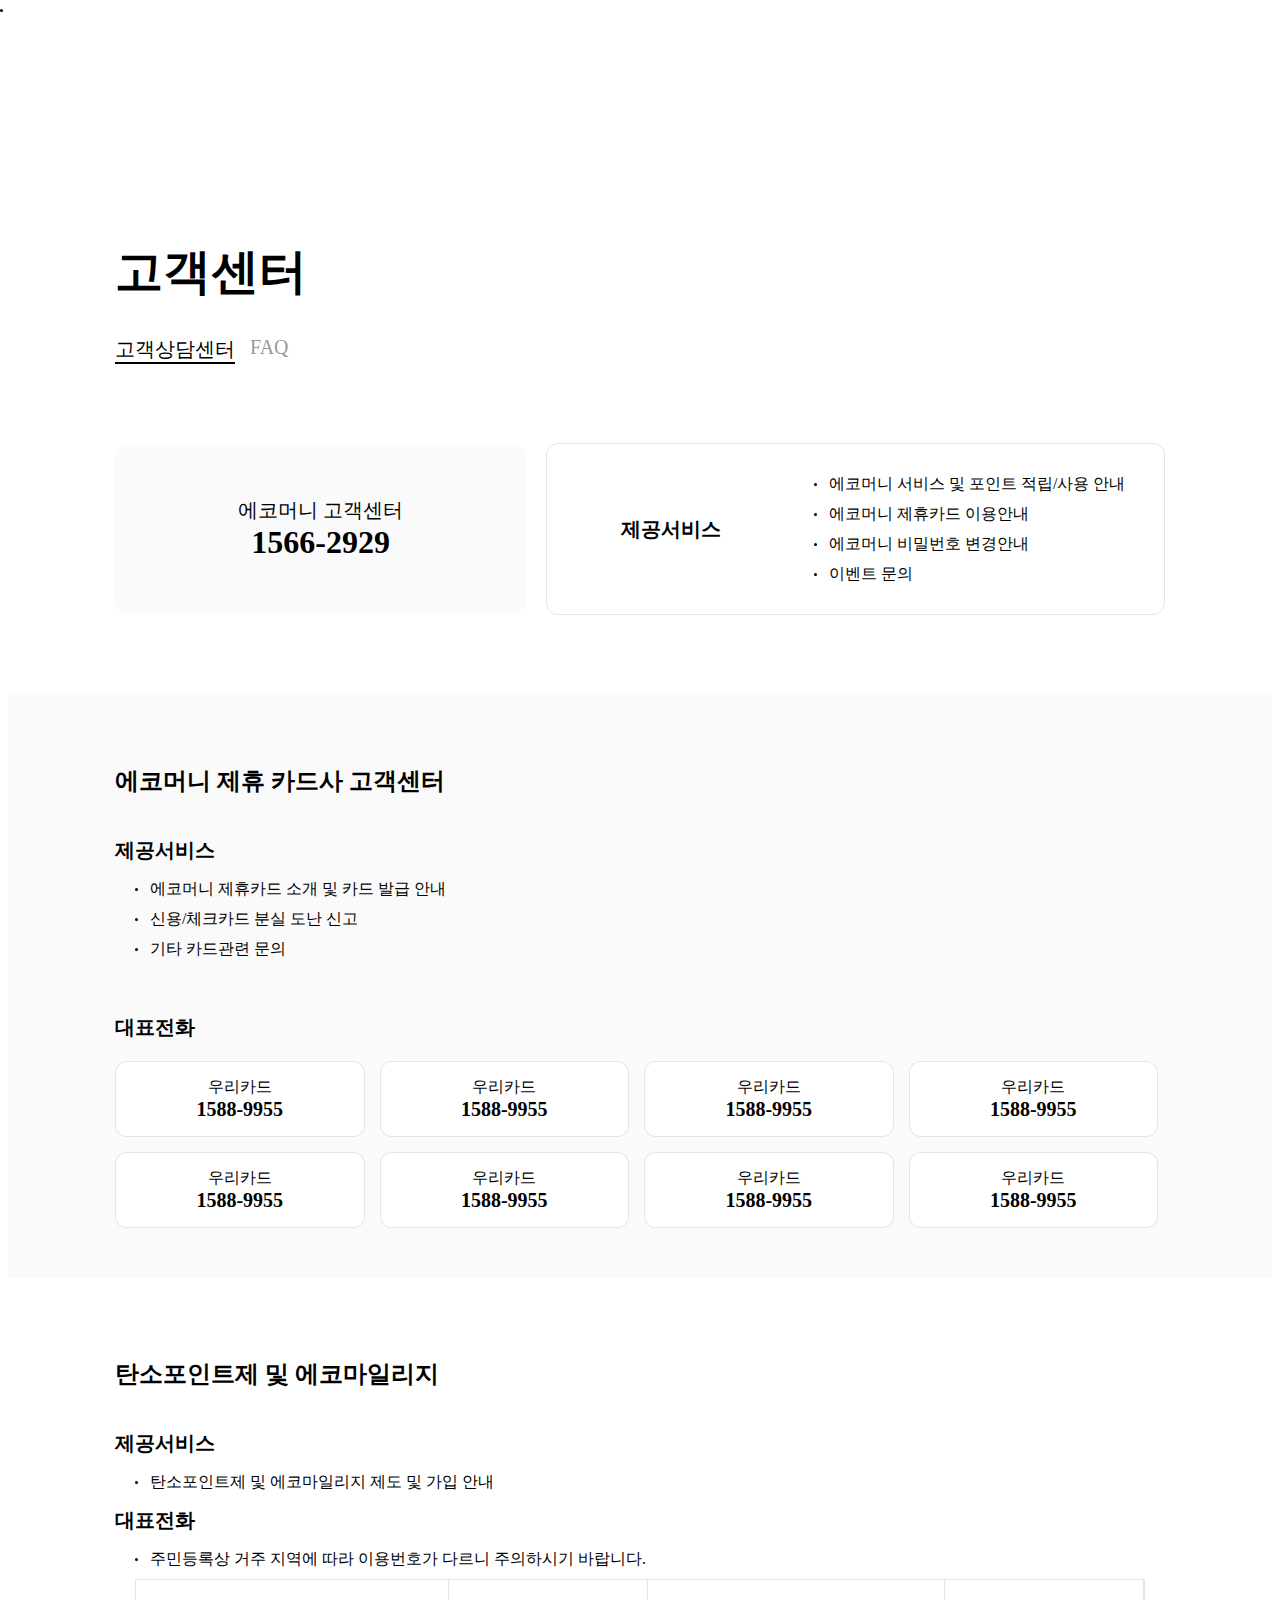
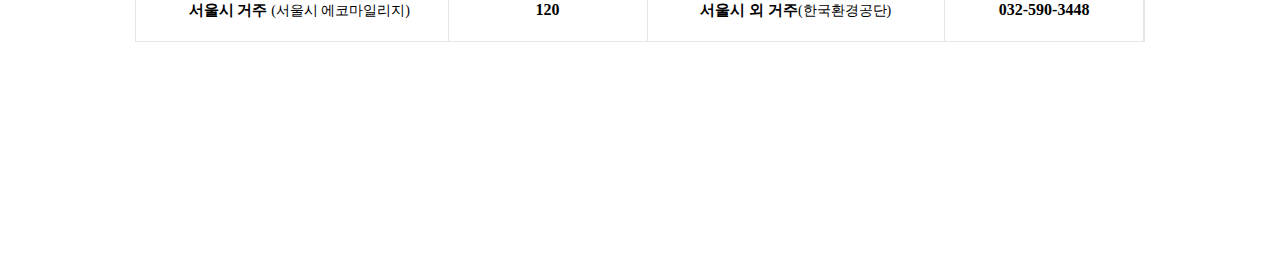
<file: greencard/index.html>
<!DOCTYPE html>
<html>

<head>
    <title>Green Card</title>
</head>

<link rel="stylesheet" href="./css/main.css">

<body>
    <header></header>

    <main>
        <div class="container">
            <h1>고객센터</h1>

            <div class="nav tabMenu">
                <a href="#" class="active">고객상담센터</a>
                <a href="#">FAQ</a>
            </div>
        </div>

        <div class="tabList _1">
            <div class="container">
                <section class="customerSection">
                    <div class="left">
                        <div class="title">에코머니 고객센터</div>
                        <a href="tel:1566-2929">1566-2929</a>
                    </div>
                    <div class="right">
                        <div class="left title bold">제공서비스</div>
                        <ul class="dRight dotList">
                            <li>에코머니 서비스 및 포인트 적립/사용 안내</li>
                            <li>에코머니 제휴카드 이용안내</li>
                            <li>에코머니 비밀번호 변경안내</li>
                            <li>이벤트 문의</li>
                        </ul>
                    </div>
                </section>
            </div>

            <div class="hunting">
                <div class="container">
                    <section class="huntingLineSection">
                        <h2>에코머니 제휴 카드사 고객센터</h2>

                        <div class="cardService">
                            <div class="title bold">제공서비스</div>

                            <ul class="dotList">
                                <li>에코머니 제휴카드 소개 및 카드 발급 안내</li>
                                <li>신용/체크카드 분실 도난 신고</li>
                                <li>기타 카드관련 문의</li>
                            </ul>
                        </div>

                        <div class="cardCompanyBox">
                            <div class="title bold">대표전화</div>

                            <ul>
                                <li>
                                    <div class="cardCompanyName">우리카드</div>
                                    <a href="tel:1588-9955">1588-9955</a>
                                </li>
                                <li>
                                    <div class="cardCompanyName">우리카드</div>
                                    <a href="tel:1588-9955">1588-9955</a>
                                </li>
                                <li>
                                    <div class="cardCompanyName">우리카드</div>
                                    <a href="tel:1588-9955">1588-9955</a>
                                </li>
                                <li>
                                    <div class="cardCompanyName">우리카드</div>
                                    <a href="tel:1588-9955">1588-9955</a>
                                </li>
                                <li>
                                    <div class="cardCompanyName">우리카드</div>
                                    <a href="tel:1588-9955">1588-9955</a>
                                </li>
                                <li>
                                    <div class="cardCompanyName">우리카드</div>
                                    <a href="tel:1588-9955">1588-9955</a>
                                </li>
                                <li>
                                    <div class="cardCompanyName">우리카드</div>
                                    <a href="tel:1588-9955">1588-9955</a>
                                </li>
                                <li>
                                    <div class="cardCompanyName">우리카드</div>
                                    <a href="tel:1588-9955">1588-9955</a>
                                </li>
                            </ul>
                        </div>
                    </section>
                </div>
            </div>

            <div class="container">
                <section class="ecoSection">
                    <h2>탄소포인트제 및 에코마일리지</h2>

                    <div class="ecoService">
                        <div class="title bold">제공서비스</div>
                        <ul class="dotList">
                            <li>탄소포인트제 및 에코마일리지 제도 및 가입 안내</li>
                        </ul>
                    </div>

                    <div class="ecoTel">
                        <div class="title bold">대표전화</div>
                        <ul class="dotList">
                            <li>주민등록상 거주 지역에 따라 이용번호가 다르니 주의하시기 바랍니다.</li>
                            <li class="desc">
                                <div class="seoul">
                                    <div class="bold">서울시 거주 <span>(서울시 에코마일리지)</span></div>
                                    <a href="tel:120" class="bold">120</a>
                                </div>
                                <div class="nSeoul">
                                    <div class="bold">서울시 외 거주<span>(한국환경공단)</span></div>
                                    <a href="tel:120" class="bold">032-590-3448</a>
                                </div>
                            </li>
                        </ul>
                    </div>
                </section>
            </div>
        </div>
    </main>

    <footer></footer>
</body>

</html>
</file>
<file: greencard/css/main.css>
@charset "utf-8";

/* common */
:root {
    --background: rgba(0, 0, 0, 0.02);
    --border-gray: rgba(0, 0, 0, 0.1);
}

a {
    color: inherit;
    text-decoration: none;
}

h1 {
    font-size: 48px;
    font-weight: bold;
}

.bold {
    font-weight: bold;
}

.title {
    font-size: 20px;
}


li {
    list-style: none;
}

ul {
    margin: 0;
    padding: 0;
}

h2 {
    margin-bottom: 40px;
}

.container {
    max-width: 1050px;
    margin: 0 auto;
    padding: 0 20px;
}

.tabMenu {
    display: flex;
    gap: 15px;
}

.tabMenu>a {
    color: #999;
    font-size: 20px;
}

.tabMenu>a.active {
    color: #000;
    text-decoration: underline;
    text-underline-offset: 6px;
}

section {
    margin-top: 80px;
}

/* customerSection */
.customerSection {
    display: flex;
    align-items: center;
    justify-content: center;
    gap: 20px;
}

.customerSection .left a {
    font-size: 32px;
    font-weight: 700;
}

.customerSection .left {
    width: 40%;
    text-align: center;
}

.customerSection>.left {
    background: var(--background);
    padding: 52px 0;
    border-radius: 12px;
}

.customerSection .right {
    width: 60%;
    padding: 15px 0;
    border: 1px solid var(--border-gray);
    border-radius: 12px;
    display: flex;
    align-items: center;
}

.dotList {
    padding: 5px 20px;
}

.dotList li {
    position: relative;
    padding-left: 15px;
    margin: 10px 0;
    line-height: 20px;
}

.dotList li:before {
    position: absolute;
    content: '';
    display: block;
    width: 3px;
    height: 3px;
    background: #000;
    top: 9px;
    left: 0;
    border-radius: 50%;
}

/* huntingLineSection */
.hunting {
    background-color: var(--background);
}

.huntingLineSection {
    padding: 50px 0;
}

.huntingLineSection .cardCompanyBox .title {
    margin: 40px 0 20px;
}

.huntingLineSection .cardCompanyBox ul {
    display: flex;
    gap: 15px;
    flex-wrap: wrap;
}

.huntingLineSection .cardCompanyBox ul li {
    background: #fff;
    border-radius: 12px;
    padding: 15px 0px;
    border: 1px solid var(--border-gray);
    text-align: center;
    width: calc((100% /4) - 15px);
}

.huntingLineSection .cardCompanyBox ul li a {
    font-size: 20px;
    font-weight: bold;
}


/* ecoSection */
.ecoSection .dotList .desc {
    position: static;
    display: flex;
    border: 1px solid var(--border-gray);
}

.ecoSection .dotList .seoul,
.ecoSection .dotList .nSeoul {
    display: flex;
    width: 50%;
    text-align: center;
}

.ecoSection .dotList .seoul div,
.ecoSection .dotList .nSeoul div {
    width: 60%;
    font-size: 15px;
    font-weight: bold;
}

.ecoSection .dotList .seoul a,
.ecoSection .dotList .nSeoul a {
    width: 40%;
}

.ecoSection .dotList .seoul span,
.ecoSection .dotList .nSeoul span {
    font-size: 14px;
    font-weight: 400;
}

.ecoSection .dotList .seoul>div,
.ecoSection .dotList .seoul>a,
.ecoSection .dotList .nSeoul>div,
.ecoSection .dotList .nSeoul>a {
    padding: 20px 0;
    border-right: 1px solid var(--border-gray);
}

header, footer {
    padding: 100px;
}
</file>
